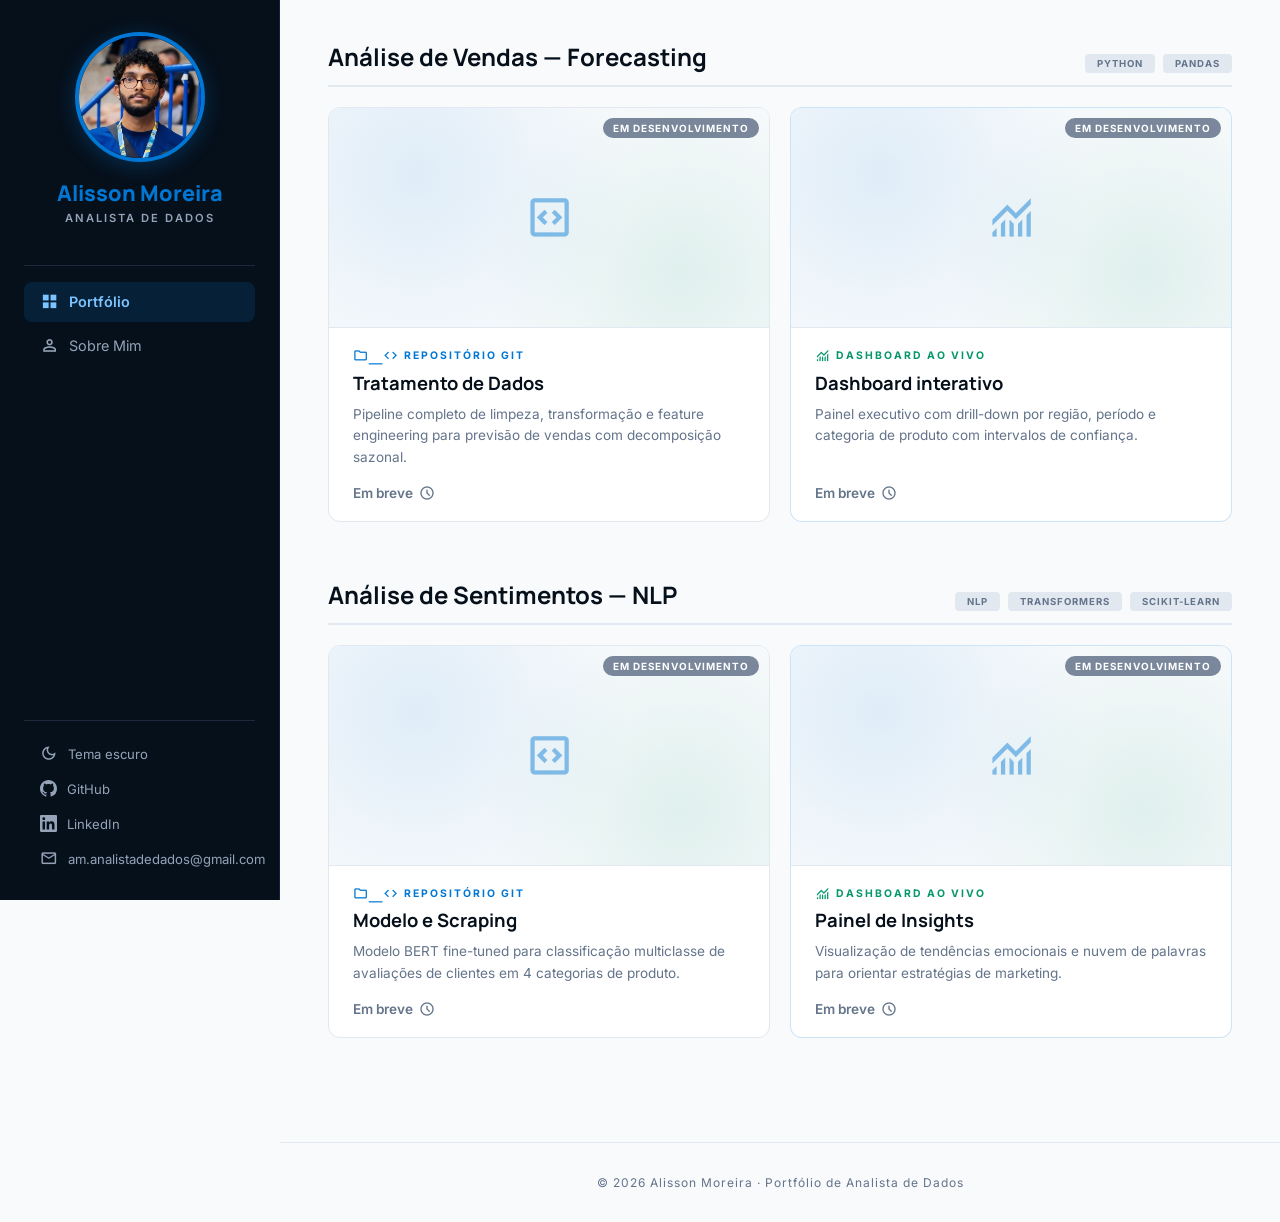
<file: index2.html>
<!DOCTYPE html>
<html class="light" lang="pt-BR">
<head>
    <meta charset="utf-8"/>
    <meta name="viewport" content="width=device-width, initial-scale=1.0"/>
    <title>Portfólio | Alisson Moreira - Analista de Dados</title>
    <meta name="description" content="Portfólio de Alisson Moreira, analista de dados: projetos em Python, Pandas e SQL com dashboards interativos em Streamlit."/>
    <meta property="og:title" content="Alisson Moreira — Analista de Dados"/>
    <meta property="og:description" content="Projetos de análise de dados com Python, Pandas, SQL e dashboards interativos."/>
    <meta property="og:image" content="https://alisson002.github.io/portifolio/alisson.jpeg"/>
    <meta property="og:url" content="https://alisson002.github.io/portifolio/"/>
    <meta property="og:type" content="website"/>
    <link rel="icon" href="data:image/svg+xml,<svg xmlns=%22http://www.w3.org/2000/svg%22 viewBox=%220 0 100 100%22><text y=%22.9em%22 font-size=%2290%22>📊</text></svg>"/>
    <script>
        // Aplica o tema salvo antes da primeira pintura (evita "flash")
        try {
            if (localStorage.getItem('theme') === 'dark') {
                document.documentElement.classList.replace('light', 'dark');
            }
        } catch (e) { /* localStorage indisponível (modo privado etc.) */ }
    </script>
    <link rel="preconnect" href="https://fonts.googleapis.com"/>
    <link rel="preconnect" href="https://fonts.gstatic.com" crossorigin/>
    <link href="https://fonts.googleapis.com/css2?family=Manrope:wght@400;600;700;800&family=Inter:wght@300;400;500;600&display=swap" rel="stylesheet"/>
    <link href="https://fonts.googleapis.com/css2?family=Material+Symbols+Outlined:wght,FILL@100..700,0..1&display=swap" rel="stylesheet"/>
    <link href="assets/style.css" rel="stylesheet"/>
</head>
<body>
    <a class="skip-link" href="#conteudo">Ir para o conteúdo</a>

    <!-- Menu mobile -->
    <button class="hamburger" id="hamburger" aria-label="Abrir menu">
        <span class="material-symbols-outlined" aria-hidden="true">menu</span>
    </button>
    <div class="sidebar-overlay" id="sidebar-overlay"></div>

    <!-- Sidebar -->
    <aside id="sidebar">
        <div class="sidebar-profile">
            <img class="sidebar-photo" src="alisson.jpeg" alt="Foto de Alisson Moreira"/>
            <h1 class="sidebar-name">Alisson Moreira</h1>
            <p class="sidebar-role">Analista de Dados</p>
        </div>

        <hr/>

        <nav class="sidebar-nav" aria-label="Navegação principal">
            <a href="index.html" class="active" aria-current="page">
                <span class="material-symbols-outlined" style="font-variation-settings:'FILL' 1;" aria-hidden="true">grid_view</span>
                Portfólio
            </a>
            <a href="sobre.html">
                <span class="material-symbols-outlined" aria-hidden="true">person</span>
                Sobre Mim
            </a>
        </nav>

        <div class="sidebar-bottom">
            <button class="theme-toggle" id="theme-toggle" type="button" aria-label="Alternar tema claro/escuro">
                <span class="material-symbols-outlined icon-dark" aria-hidden="true">dark_mode</span>
                <span class="material-symbols-outlined icon-light" aria-hidden="true">light_mode</span>
                <span class="icon-dark">Tema escuro</span>
                <span class="icon-light">Tema claro</span>
            </button>
            <a href="https://github.com/alisson002" target="_blank" rel="noopener">
                <svg viewBox="0 0 16 16" aria-hidden="true"><path d="M8 0C3.58 0 0 3.58 0 8c0 3.54 2.29 6.53 5.47 7.59.4.07.55-.17.55-.38 0-.19-.01-.82-.01-1.49-2.01.37-2.53-.49-2.69-.94-.09-.23-.48-.94-.82-1.13-.28-.15-.68-.52-.01-.53.63-.01 1.08.58 1.23.82.72 1.21 1.87.87 2.33.66.07-.52.28-.87.51-1.07-1.78-.2-3.64-.89-3.64-3.95 0-.87.31-1.59.82-2.15-.08-.2-.36-1.02.08-2.12 0 0 .67-.21 2.2.82.64-.18 1.32-.27 2-.27.68 0 1.36.09 2 .27 1.53-1.04 2.2-.82 2.2-.82.44 1.1.16 1.92.08 2.12.51.56.82 1.27.82 2.15 0 3.07-1.87 3.75-3.65 3.95.29.25.54.73.54 1.48 0 1.07-.01 1.93-.01 2.2 0 .21.15.46.55.38A8.01 8.01 0 0 0 16 8c0-4.42-3.58-8-8-8z"/></svg>
                GitHub
            </a>
            <a href="https://linkedin.com/in/seu-perfil" target="_blank" rel="noopener">
                <svg viewBox="0 0 24 24" aria-hidden="true"><path d="M20.45 20.45h-3.55v-5.57c0-1.33-.03-3.04-1.85-3.04-1.85 0-2.14 1.45-2.14 2.94v5.67H9.36V9h3.41v1.56h.05c.47-.9 1.63-1.85 3.36-1.85 3.6 0 4.27 2.37 4.27 5.45v6.29zM5.34 7.43a2.06 2.06 0 1 1 0-4.12 2.06 2.06 0 0 1 0 4.12zM7.12 20.45H3.56V9h3.56v11.45zM22.22 0H1.77C.79 0 0 .77 0 1.72v20.55C0 23.23.79 24 1.77 24h20.45c.98 0 1.78-.77 1.78-1.73V1.72C24 .77 23.2 0 22.22 0z"/></svg>
                LinkedIn
            </a>
            <button class="copy-email-btn" type="button" data-copy-email="am.analistadedados@gmail.com">
                <span class="material-symbols-outlined" aria-hidden="true">mail</span>
                am.analistadedados@gmail.com
                <span class="copy-badge">Copiado!</span>
            </button>
        </div>
    </aside>

    <!-- Conteúdo -->
    <main id="conteudo">
        <!-- ===== Projeto 1: Vendas (em desenvolvimento) ===== -->
        <section class="project reveal">
            <div class="project-header">
                <h3 class="project-title">Análise de Vendas — Forecasting</h3>
                <div class="project-tags">
                    <span class="tag">Python</span>
                    <span class="tag">Pandas</span>
                </div>
            </div>
            <div class="card-grid">
                <div class="card-wrapper">
                    <div class="card">
                        <div class="card-preview placeholder">
                            <span class="material-symbols-outlined" aria-hidden="true">code_blocks</span>
                            <span class="preview-badge soon">Em desenvolvimento</span>
                        </div>
                        <div class="card-body">
                            <div class="card-label repo"><span class="material-symbols-outlined" aria-hidden="true">folder_code</span>Repositório Git</div>
                            <div class="card-name">Tratamento de Dados</div>
                            <p class="card-desc">Pipeline completo de limpeza, transformação e feature engineering para previsão de vendas com decomposição sazonal.</p>
                            <span class="card-action muted">Em breve <span class="material-symbols-outlined" aria-hidden="true">schedule</span></span>
                        </div>
                    </div>
                </div>
                <div class="card-wrapper">
                    <div class="card dash-card">
                        <div class="card-preview placeholder">
                            <span class="material-symbols-outlined" aria-hidden="true">monitoring</span>
                            <span class="preview-badge soon">Em desenvolvimento</span>
                        </div>
                        <div class="card-body">
                            <div class="card-label dash"><span class="material-symbols-outlined" aria-hidden="true">monitoring</span>Dashboard ao Vivo</div>
                            <div class="card-name">Dashboard interativo</div>
                            <p class="card-desc">Painel executivo com drill-down por região, período e categoria de produto com intervalos de confiança.</p>
                            <span class="card-action muted">Em breve <span class="material-symbols-outlined" aria-hidden="true">schedule</span></span>
                        </div>
                    </div>
                </div>
            </div>
        </section>

        <!-- ===== Projeto 2: NLP (em desenvolvimento) ===== -->
        <section class="project reveal">
            <div class="project-header">
                <h3 class="project-title">Análise de Sentimentos — NLP</h3>
                <div class="project-tags">
                    <span class="tag">NLP</span>
                    <span class="tag">Transformers</span>
                    <span class="tag">Scikit-learn</span>
                </div>
            </div>
            <div class="card-grid">
                <div class="card-wrapper">
                    <div class="card">
                        <div class="card-preview placeholder">
                            <span class="material-symbols-outlined" aria-hidden="true">code_blocks</span>
                            <span class="preview-badge soon">Em desenvolvimento</span>
                        </div>
                        <div class="card-body">
                            <div class="card-label repo"><span class="material-symbols-outlined" aria-hidden="true">folder_code</span>Repositório Git</div>
                            <div class="card-name">Modelo e Scraping</div>
                            <p class="card-desc">Modelo BERT fine-tuned para classificação multiclasse de avaliações de clientes em 4 categorias de produto.</p>
                            <span class="card-action muted">Em breve <span class="material-symbols-outlined" aria-hidden="true">schedule</span></span>
                        </div>
                    </div>
                </div>
                <div class="card-wrapper">
                    <div class="card dash-card">
                        <div class="card-preview placeholder">
                            <span class="material-symbols-outlined" aria-hidden="true">monitoring</span>
                            <span class="preview-badge soon">Em desenvolvimento</span>
                        </div>
                        <div class="card-body">
                            <div class="card-label dash"><span class="material-symbols-outlined" aria-hidden="true">monitoring</span>Dashboard ao Vivo</div>
                            <div class="card-name">Painel de Insights</div>
                            <p class="card-desc">Visualização de tendências emocionais e nuvem de palavras para orientar estratégias de marketing.</p>
                            <span class="card-action muted">Em breve <span class="material-symbols-outlined" aria-hidden="true">schedule</span></span>
                        </div>
                    </div>
                </div>
            </div>
        </section>
    </main>

    <!-- Rodapé -->
    <footer>
        &copy; 2026 Alisson Moreira &middot; Portfólio de Analista de Dados
    </footer>

    <script src="assets/app.js"></script>
</body>
</html>
</file>
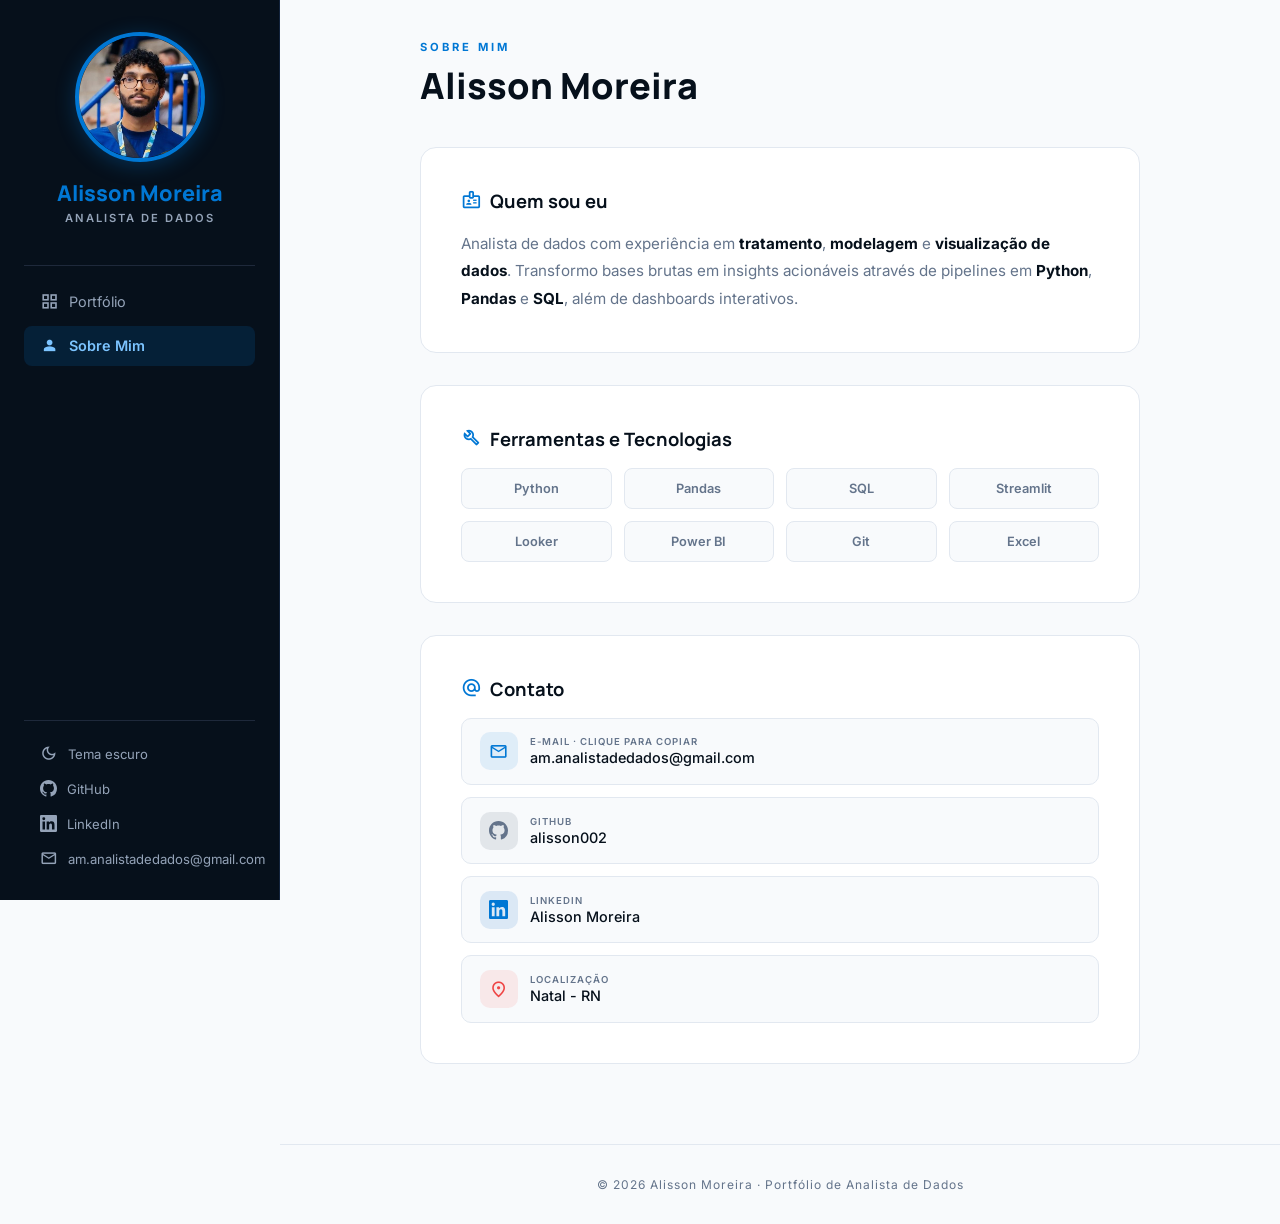
<file: sobre.html>
<!DOCTYPE html>
<html class="light" lang="pt-BR">
<head>
    <meta charset="utf-8"/>
    <meta name="viewport" content="width=device-width, initial-scale=1.0"/>
    <title>Sobre Mim | Alisson Moreira - Analista de Dados</title>
    <meta name="description" content="Quem é Alisson Moreira: analista de dados com experiência em tratamento, modelagem e visualização de dados com Python, Pandas e SQL."/>
    <link rel="icon" href="data:image/svg+xml,<svg xmlns=%22http://www.w3.org/2000/svg%22 viewBox=%220 0 100 100%22><text y=%22.9em%22 font-size=%2290%22>📊</text></svg>"/>
    <script>
        // Aplica o tema salvo antes da primeira pintura (evita "flash")
        try {
            if (localStorage.getItem('theme') === 'dark') {
                document.documentElement.classList.replace('light', 'dark');
            }
        } catch (e) { /* localStorage indisponível (modo privado etc.) */ }
    </script>
    <link rel="preconnect" href="https://fonts.googleapis.com"/>
    <link rel="preconnect" href="https://fonts.gstatic.com" crossorigin/>
    <link href="https://fonts.googleapis.com/css2?family=Manrope:wght@400;600;700;800&family=Inter:wght@300;400;500;600&display=swap" rel="stylesheet"/>
    <link href="https://fonts.googleapis.com/css2?family=Material+Symbols+Outlined:wght,FILL@100..700,0..1&display=swap" rel="stylesheet"/>
    <link href="assets/style.css" rel="stylesheet"/>
</head>
<body>
    <a class="skip-link" href="#conteudo">Ir para o conteúdo</a>

    <!-- Menu mobile -->
    <button class="hamburger" id="hamburger" aria-label="Abrir menu">
        <span class="material-symbols-outlined" aria-hidden="true">menu</span>
    </button>
    <div class="sidebar-overlay" id="sidebar-overlay"></div>

    <!-- Sidebar -->
    <aside id="sidebar">
        <div class="sidebar-profile">
            <img class="sidebar-photo" src="alisson.jpeg" alt="Foto de Alisson Moreira"/>
            <h1 class="sidebar-name">Alisson Moreira</h1>
            <p class="sidebar-role">Analista de Dados</p>
        </div>

        <hr/>

        <nav class="sidebar-nav" aria-label="Navegação principal">
            <a href="index.html">
                <span class="material-symbols-outlined" aria-hidden="true">grid_view</span>
                Portfólio
            </a>
            <a href="sobre.html" class="active" aria-current="page">
                <span class="material-symbols-outlined" style="font-variation-settings:'FILL' 1;" aria-hidden="true">person</span>
                Sobre Mim
            </a>
        </nav>

        <div class="sidebar-bottom">
            <button class="theme-toggle" id="theme-toggle" type="button" aria-label="Alternar tema claro/escuro">
                <span class="material-symbols-outlined icon-dark" aria-hidden="true">dark_mode</span>
                <span class="material-symbols-outlined icon-light" aria-hidden="true">light_mode</span>
                <span class="icon-dark">Tema escuro</span>
                <span class="icon-light">Tema claro</span>
            </button>
            <a href="https://github.com/alisson002" target="_blank" rel="noopener">
                <svg viewBox="0 0 16 16" aria-hidden="true"><path d="M8 0C3.58 0 0 3.58 0 8c0 3.54 2.29 6.53 5.47 7.59.4.07.55-.17.55-.38 0-.19-.01-.82-.01-1.49-2.01.37-2.53-.49-2.69-.94-.09-.23-.48-.94-.82-1.13-.28-.15-.68-.52-.01-.53.63-.01 1.08.58 1.23.82.72 1.21 1.87.87 2.33.66.07-.52.28-.87.51-1.07-1.78-.2-3.64-.89-3.64-3.95 0-.87.31-1.59.82-2.15-.08-.2-.36-1.02.08-2.12 0 0 .67-.21 2.2.82.64-.18 1.32-.27 2-.27.68 0 1.36.09 2 .27 1.53-1.04 2.2-.82 2.2-.82.44 1.1.16 1.92.08 2.12.51.56.82 1.27.82 2.15 0 3.07-1.87 3.75-3.65 3.95.29.25.54.73.54 1.48 0 1.07-.01 1.93-.01 2.2 0 .21.15.46.55.38A8.01 8.01 0 0 0 16 8c0-4.42-3.58-8-8-8z"/></svg>
                GitHub
            </a>
            <a href="https://linkedin.com/in/seu-perfil" target="_blank" rel="noopener">
                <svg viewBox="0 0 24 24" aria-hidden="true"><path d="M20.45 20.45h-3.55v-5.57c0-1.33-.03-3.04-1.85-3.04-1.85 0-2.14 1.45-2.14 2.94v5.67H9.36V9h3.41v1.56h.05c.47-.9 1.63-1.85 3.36-1.85 3.6 0 4.27 2.37 4.27 5.45v6.29zM5.34 7.43a2.06 2.06 0 1 1 0-4.12 2.06 2.06 0 0 1 0 4.12zM7.12 20.45H3.56V9h3.56v11.45zM22.22 0H1.77C.79 0 0 .77 0 1.72v20.55C0 23.23.79 24 1.77 24h20.45c.98 0 1.78-.77 1.78-1.73V1.72C24 .77 23.2 0 22.22 0z"/></svg>
                LinkedIn
            </a>
            <button class="copy-email-btn" type="button" data-copy-email="am.analistadedados@gmail.com">
                <span class="material-symbols-outlined" aria-hidden="true">mail</span>
                am.analistadedados@gmail.com
                <span class="copy-badge">Copiado!</span>
            </button>
        </div>
    </aside>

    <!-- Conteúdo -->
    <main id="conteudo">
        <div class="about-container">
            <header class="about-header page-header reveal">
                <p class="page-label">Sobre Mim</p>
                <h2 class="page-title">Alisson Moreira</h2>
            </header>

            <!-- Quem sou eu -->
            <div class="about-card reveal">
                <h3>
                    <span class="material-symbols-outlined" aria-hidden="true">badge</span>
                    Quem sou eu
                </h3>
                <p class="about-text">
                    Analista de dados com experiência em <strong>tratamento</strong>,
                    <strong>modelagem</strong> e <strong>visualização de dados</strong>.
                    Transformo bases brutas em insights acionáveis através de pipelines
                    em <strong>Python</strong>, <strong>Pandas</strong> e <strong>SQL</strong>,
                    além de dashboards interativos.
                </p>
            </div>

            <!-- Habilidades -->
            <div class="about-card reveal">
                <h3>
                    <span class="material-symbols-outlined" aria-hidden="true">build</span>
                    Ferramentas e Tecnologias
                </h3>
                <div class="skills-grid">
                    <div class="skill-item">Python</div>
                    <div class="skill-item">Pandas</div>
                    <div class="skill-item">SQL</div>
                    <div class="skill-item">Streamlit</div>
                    <div class="skill-item">Looker</div>
                    <div class="skill-item">Power BI</div>
                    <div class="skill-item">Git</div>
                    <div class="skill-item">Excel</div>
                </div>
            </div>

            <!-- Contato -->
            <div class="about-card reveal">
                <h3>
                    <span class="material-symbols-outlined" aria-hidden="true">alternate_email</span>
                    Contato
                </h3>
                <div class="contact-list">
                    <div class="contact-item" data-copy-email="am.analistadedados@gmail.com" style="cursor:pointer;">
                        <div class="contact-icon email-icon">
                            <span class="material-symbols-outlined" aria-hidden="true">mail</span>
                        </div>
                        <div class="contact-info">
                            <span class="contact-info-label">E-mail &middot; clique para copiar</span>
                            <span class="contact-info-value">am.analistadedados@gmail.com</span>
                        </div>
                        <span class="contact-copy-badge copy-badge">Copiado!</span>
                    </div>
                    <a class="contact-item" href="https://github.com/alisson002" target="_blank" rel="noopener">
                        <div class="contact-icon github-icon">
                            <svg viewBox="0 0 16 16" aria-hidden="true"><path d="M8 0C3.58 0 0 3.58 0 8c0 3.54 2.29 6.53 5.47 7.59.4.07.55-.17.55-.38 0-.19-.01-.82-.01-1.49-2.01.37-2.53-.49-2.69-.94-.09-.23-.48-.94-.82-1.13-.28-.15-.68-.52-.01-.53.63-.01 1.08.58 1.23.82.72 1.21 1.87.87 2.33.66.07-.52.28-.87.51-1.07-1.78-.2-3.64-.89-3.64-3.95 0-.87.31-1.59.82-2.15-.08-.2-.36-1.02.08-2.12 0 0 .67-.21 2.2.82.64-.18 1.32-.27 2-.27.68 0 1.36.09 2 .27 1.53-1.04 2.2-.82 2.2-.82.44 1.1.16 1.92.08 2.12.51.56.82 1.27.82 2.15 0 3.07-1.87 3.75-3.65 3.95.29.25.54.73.54 1.48 0 1.07-.01 1.93-.01 2.2 0 .21.15.46.55.38A8.01 8.01 0 0 0 16 8c0-4.42-3.58-8-8-8z"/></svg>
                        </div>
                        <div class="contact-info">
                            <span class="contact-info-label">GitHub</span>
                            <span class="contact-info-value">alisson002</span>
                        </div>
                    </a>
                    <a class="contact-item" href="https://linkedin.com/in/seu-perfil" target="_blank" rel="noopener">
                        <div class="contact-icon linkedin-icon">
                            <svg viewBox="0 0 24 24" aria-hidden="true"><path d="M20.45 20.45h-3.55v-5.57c0-1.33-.03-3.04-1.85-3.04-1.85 0-2.14 1.45-2.14 2.94v5.67H9.36V9h3.41v1.56h.05c.47-.9 1.63-1.85 3.36-1.85 3.6 0 4.27 2.37 4.27 5.45v6.29zM5.34 7.43a2.06 2.06 0 1 1 0-4.12 2.06 2.06 0 0 1 0 4.12zM7.12 20.45H3.56V9h3.56v11.45zM22.22 0H1.77C.79 0 0 .77 0 1.72v20.55C0 23.23.79 24 1.77 24h20.45c.98 0 1.78-.77 1.78-1.73V1.72C24 .77 23.2 0 22.22 0z"/></svg>
                        </div>
                        <div class="contact-info">
                            <span class="contact-info-label">LinkedIn</span>
                            <span class="contact-info-value">Alisson Moreira</span>
                        </div>
                    </a>
                    <div class="contact-item" style="cursor:default;">
                        <div class="contact-icon location-icon">
                            <span class="material-symbols-outlined" aria-hidden="true">location_on</span>
                        </div>
                        <div class="contact-info">
                            <span class="contact-info-label">Localização</span>
                            <span class="contact-info-value">Natal - RN</span>
                        </div>
                    </div>
                </div>
            </div>
        </div>
    </main>

    <!-- Rodapé -->
    <footer>
        &copy; 2026 Alisson Moreira &middot; Portfólio de Analista de Dados
    </footer>

    <script src="assets/app.js"></script>
</body>
</html>
</file>
<file: assets/style.css>
/* ============================================================
   Portfólio Alisson Moreira — estilos compartilhados
   (index.html + sobre.html)
   ============================================================ */

/* ========== VARIÁVEIS DE TEMA ========== */
:root {
    --bg: #F8FAFC;
    --text: #2a3439;
    --heading: #06101b;
    --muted: #64748b;
    --card-bg: #ffffff;
    --border: #e2e8f0;
    --chip-bg: #F8FAFC;
    --accent: #0077D4;
    --accent-strong: #005ea8;
    --accent-soft: rgba(0, 119, 212, 0.1);
    --green: #059669;
    --green-soft: rgba(5, 150, 105, 0.1);
    --shadow: 0 8px 30px rgba(0, 0, 0, 0.08);
}
.dark {
    --bg: #06101b;
    --text: #e2e8f0;
    --heading: #f1f5f9;
    --muted: #94a3b8;
    --card-bg: #0f1d32;
    --border: #1e293b;
    --chip-bg: #06101b;
    --accent-soft: rgba(0, 119, 212, 0.15);
    --shadow: 0 8px 30px rgba(0, 119, 212, 0.1);
}

/* ========== RESET & BASE ========== */
*, *::before, *::after { margin: 0; padding: 0; box-sizing: border-box; }
html { scroll-behavior: smooth; }

body {
    font-family: 'Inter', sans-serif;
    color: var(--text);
    background-color: var(--bg);
    transition: background-color 0.4s, color 0.4s;
}

.material-symbols-outlined {
    font-variation-settings: 'FILL' 0, 'wght' 400, 'GRAD' 0, 'opsz' 24;
}

::selection { background: var(--accent); color: #fff; }

.skip-link {
    position: absolute;
    left: -9999px;
    top: 0;
    background: var(--accent);
    color: #fff;
    padding: 0.5rem 1rem;
    border-radius: 0 0 8px 0;
    z-index: 100;
}
.skip-link:focus { left: 0; }

/* ========== SIDEBAR ========== */
aside {
    height: 100vh;
    width: 280px;
    position: fixed;
    left: 0; top: 0;
    background: #06101b;
    display: flex;
    flex-direction: column;
    padding: 2rem 1.5rem 1.5rem;
    z-index: 40;
    overflow-y: auto;
    transition: transform 0.3s;
    border-right: 1px solid #12233c;
}

.sidebar-profile {
    display: flex;
    flex-direction: column;
    align-items: center;
    text-align: center;
    margin-bottom: 1.5rem;
}
.sidebar-photo {
    width: 130px; height: 130px;
    border-radius: 50%;
    object-fit: cover;
    border: 4px solid var(--accent);
    box-shadow: 0 4px 20px rgba(0, 119, 212, 0.3);
    margin-bottom: 1rem;
}
.sidebar-name {
    font-family: 'Manrope', sans-serif;
    font-size: 1.35rem;
    font-weight: 800;
    color: var(--accent);
}
.sidebar-role {
    font-size: 0.7rem;
    font-weight: 600;
    color: #94a3b8;
    text-transform: uppercase;
    letter-spacing: 2px;
    margin-top: 0.25rem;
}

aside hr { border: none; border-top: 1px solid #1e293b; margin: 1rem 0; }

.sidebar-nav { display: flex; flex-direction: column; gap: 4px; flex: 1; }
.sidebar-nav a {
    color: #94a3b8;
    text-decoration: none;
    padding: 0.65rem 1rem;
    border-radius: 8px;
    display: flex;
    align-items: center;
    gap: 10px;
    font-size: 0.9rem;
    transition: all 0.2s;
}
.sidebar-nav a:hover { background: rgba(0, 119, 212, 0.1); color: #e2e8f0; }
.sidebar-nav a.active { background: rgba(0, 119, 212, 0.15); color: #7cc4ff; font-weight: 600; }
.sidebar-nav a .material-symbols-outlined { font-size: 1.2rem; }

.sidebar-bottom {
    display: flex;
    flex-direction: column;
    gap: 2px;
    border-top: 1px solid #1e293b;
    padding-top: 1rem;
    margin-top: auto;
}
.sidebar-bottom a,
.sidebar-bottom .copy-email-btn,
.sidebar-bottom .theme-toggle {
    color: #94a3b8;
    text-decoration: none;
    display: flex;
    align-items: center;
    gap: 10px;
    padding: 0.5rem 1rem;
    border-radius: 8px;
    font-size: 0.82rem;
    transition: all 0.2s;
    cursor: pointer;
    border: none;
    background: none;
    font-family: inherit;
    width: 100%;
    position: relative;
    text-align: left;
}
.sidebar-bottom a:hover,
.sidebar-bottom .copy-email-btn:hover,
.sidebar-bottom .theme-toggle:hover { color: #7cc4ff; background: rgba(0, 119, 212, 0.08); }
.sidebar-bottom .material-symbols-outlined { font-size: 1.1rem; }
.sidebar-bottom svg { width: 17px; height: 17px; fill: currentColor; flex-shrink: 0; }

.copy-badge {
    position: absolute;
    top: -6px; right: 8px;
    background: var(--green);
    color: #fff;
    font-size: 0.6rem;
    font-weight: 700;
    padding: 2px 8px;
    border-radius: 20px;
    opacity: 0;
    transform: translateY(4px);
    transition: all 0.3s;
    pointer-events: none;
}
.copy-badge.show { opacity: 1; transform: translateY(0); }

/* ========== MAIN ========== */
main {
    margin-left: 280px;
    padding: 2.5rem 3rem 3rem;
    min-height: 100vh;
    max-width: 1360px;
}

/* -- Cabeçalho da página -- */
.page-header { margin-bottom: 2.5rem; max-width: 640px; }
.page-label {
    color: var(--accent);
    font-size: 0.7rem;
    font-weight: 700;
    letter-spacing: 3px;
    text-transform: uppercase;
    margin-bottom: 0.6rem;
}
.page-title {
    font-family: 'Manrope', sans-serif;
    font-size: 2.25rem;
    font-weight: 800;
    color: var(--heading);
    line-height: 1.2;
    margin-bottom: 0.75rem;
}
.page-subtitle { font-size: 0.95rem; line-height: 1.7; color: var(--muted); }

/* ========== PROJETO ========== */
.project { margin-bottom: 3.5rem; }
.project-header {
    display: flex;
    justify-content: space-between;
    align-items: flex-end;
    gap: 1rem;
    flex-wrap: wrap;
    border-bottom: 2px solid var(--border);
    padding-bottom: 0.75rem;
    margin-bottom: 1.25rem;
}
.project-title {
    font-family: 'Manrope', sans-serif;
    font-size: 1.5rem;
    font-weight: 700;
    color: var(--heading);
}
.project-tags { display: flex; gap: 0.5rem; flex-wrap: wrap; }
.tag {
    background: var(--border);
    color: var(--muted);
    padding: 4px 12px;
    border-radius: 4px;
    font-size: 0.6rem;
    font-weight: 700;
    text-transform: uppercase;
    letter-spacing: 1px;
}

/* ========== CARDS ========== */
.card-grid {
    display: grid;
    grid-template-columns: 1fr 1fr;
    gap: 1.25rem;
    align-items: stretch;
}

.card-wrapper { text-decoration: none; color: inherit; display: flex; }

.card {
    background: var(--card-bg);
    border-radius: 12px;
    overflow: hidden;
    border: 1px solid var(--border);
    transition: box-shadow 0.3s, transform 0.3s, border-color 0.3s;
    display: flex;
    flex-direction: column;
    flex: 1;
}
a.card-wrapper:hover .card,
a.card-wrapper:focus-visible .card {
    box-shadow: var(--shadow);
    transform: translateY(-4px);
    border-color: var(--accent);
}
a.card-wrapper:focus-visible { outline: 2px solid var(--accent); outline-offset: 3px; border-radius: 12px; }
.card.dash-card { border-color: rgba(0, 119, 212, 0.2); }

/* -- Preview com imagem real -- */
.card-preview {
    position: relative;
    width: 100%;
    aspect-ratio: 2 / 1;
    overflow: hidden;
    background: var(--chip-bg);
    border-bottom: 1px solid var(--border);
}
.card-preview img {
    width: 100%;
    height: 100%;
    object-fit: cover;
    object-position: top center;
    display: block;
    transition: transform 0.45s ease;
}
a.card-wrapper:hover .card-preview img { transform: scale(1.04); }

/* fallback caso a imagem falhe */
.card-preview .preview-fallback {
    display: none;
    position: absolute;
    inset: 0;
    align-items: center;
    justify-content: center;
}
.card-preview.img-failed img { display: none; }
.card-preview.img-failed .preview-fallback { display: flex; }
.preview-fallback .material-symbols-outlined { font-size: 3rem; color: var(--accent); opacity: 0.5; }

/* preview placeholder (projetos em desenvolvimento) */
.card-preview.placeholder {
    display: flex;
    align-items: center;
    justify-content: center;
    background:
        radial-gradient(circle at 20% 30%, var(--accent-soft), transparent 55%),
        radial-gradient(circle at 80% 75%, var(--green-soft), transparent 50%),
        var(--chip-bg);
}
.card-preview.placeholder .material-symbols-outlined {
    font-size: 3.2rem;
    color: var(--accent);
    opacity: 0.45;
}

/* -- Selos sobre o preview -- */
.preview-badge {
    position: absolute;
    top: 10px; right: 10px;
    display: inline-flex;
    align-items: center;
    gap: 6px;
    font-size: 0.62rem;
    font-weight: 700;
    letter-spacing: 1px;
    text-transform: uppercase;
    padding: 4px 10px;
    border-radius: 20px;
    backdrop-filter: blur(4px);
}
.preview-badge.gh { background: rgba(6, 16, 27, 0.82); color: #fff; }
.preview-badge.live { background: rgba(5, 150, 105, 0.92); color: #fff; }
.preview-badge.soon { background: rgba(100, 116, 139, 0.85); color: #fff; }
.preview-badge svg { width: 12px; height: 12px; fill: currentColor; }

.live-dot {
    width: 7px; height: 7px;
    border-radius: 50%;
    background: #6ee7b7;
    animation: pulse 1.6s ease-in-out infinite;
}
@keyframes pulse {
    0%, 100% { opacity: 1; transform: scale(1); }
    50% { opacity: 0.45; transform: scale(0.8); }
}

/* -- Corpo do card -- */
.card-body { padding: 1.25rem 1.5rem; flex: 1; display: flex; flex-direction: column; }
.card-label {
    display: inline-flex;
    align-items: center;
    gap: 6px;
    font-size: 0.65rem;
    font-weight: 700;
    letter-spacing: 2px;
    text-transform: uppercase;
    margin-bottom: 0.4rem;
}
.card-label .material-symbols-outlined { font-size: 0.95rem; }
.card-label.repo { color: var(--accent); }
.card-label.dash { color: var(--green); }

.card-name {
    font-family: 'Manrope', sans-serif;
    font-size: 1.15rem;
    font-weight: 700;
    color: var(--heading);
    margin-bottom: 0.5rem;
}
.card-desc { font-size: 0.85rem; color: var(--muted); line-height: 1.6; flex: 1; }

.card-action {
    display: inline-flex;
    align-items: center;
    gap: 6px;
    color: var(--accent);
    font-size: 0.85rem;
    font-weight: 600;
    margin-top: 1rem;
}
.card-action.muted { color: var(--muted); }
.card-action .material-symbols-outlined { font-size: 1rem; transition: transform 0.2s; }
a.card-wrapper:hover .card-action .material-symbols-outlined { transform: translateX(4px); }

/* ========== SOBRE MIM ========== */
.about-container { max-width: 720px; margin: 0 auto; }
.about-header { margin-bottom: 2.5rem; }

.about-card {
    background: var(--card-bg);
    border: 1px solid var(--border);
    border-radius: 16px;
    padding: 2.5rem;
    margin-bottom: 2rem;
}
.about-card h3 {
    font-family: 'Manrope', sans-serif;
    font-size: 1.15rem;
    font-weight: 700;
    color: var(--heading);
    margin-bottom: 1rem;
    display: flex;
    align-items: center;
    gap: 8px;
}
.about-card h3 .material-symbols-outlined { color: var(--accent); font-size: 1.3rem; }

.about-text { font-size: 0.95rem; line-height: 1.8; color: var(--muted); }
.about-text strong { color: var(--heading); }

.skills-grid {
    display: grid;
    grid-template-columns: repeat(auto-fill, minmax(120px, 1fr));
    gap: 0.75rem;
    margin-top: 1rem;
}
.skill-item {
    background: var(--chip-bg);
    border: 1px solid var(--border);
    border-radius: 8px;
    padding: 0.75rem 1rem;
    text-align: center;
    font-size: 0.8rem;
    font-weight: 600;
    color: var(--muted);
    transition: all 0.2s;
}
.skill-item:hover { border-color: var(--accent); color: var(--accent); transform: translateY(-2px); }

.contact-list { display: flex; flex-direction: column; gap: 0.75rem; margin-top: 1rem; }
.contact-item {
    display: flex;
    align-items: center;
    gap: 12px;
    padding: 0.85rem 1.1rem;
    border-radius: 10px;
    background: var(--chip-bg);
    border: 1px solid var(--border);
    transition: all 0.2s;
    text-decoration: none;
    color: inherit;
    position: relative;
}
.contact-item:hover { border-color: var(--accent); transform: translateX(4px); }

.contact-icon {
    width: 38px; height: 38px;
    border-radius: 10px;
    display: flex;
    align-items: center;
    justify-content: center;
    flex-shrink: 0;
}
.contact-icon.email-icon { background: var(--accent-soft); }
.contact-icon.github-icon { background: rgba(71, 85, 105, 0.12); }
.contact-icon.linkedin-icon { background: rgba(10, 102, 194, 0.12); }
.contact-icon.location-icon { background: rgba(239, 68, 68, 0.1); }
.contact-icon .material-symbols-outlined,
.contact-icon svg { font-size: 1.2rem; color: var(--accent); width: 19px; height: 19px; fill: currentColor; }
.contact-icon.github-icon .material-symbols-outlined,
.contact-icon.github-icon svg { color: var(--muted); }
.contact-icon.location-icon .material-symbols-outlined { color: #ef4444; }

.contact-info { display: flex; flex-direction: column; }
.contact-info-label {
    font-size: 0.6rem;
    font-weight: 600;
    text-transform: uppercase;
    letter-spacing: 1px;
    color: var(--muted);
    margin-bottom: 2px;
}
.contact-info-value { font-size: 0.9rem; font-weight: 500; color: var(--heading); }

/* ========== ANIMAÇÃO DE ENTRADA ========== */
.reveal { opacity: 0; transform: translateY(16px); transition: opacity 0.6s ease, transform 0.6s ease; }
.reveal.visible { opacity: 1; transform: none; }
@media (prefers-reduced-motion: reduce) {
    .reveal { opacity: 1; transform: none; transition: none; }
    .card-preview img, html { transition: none !important; scroll-behavior: auto; }
}

/* ========== RODAPÉ ========== */
footer {
    margin-left: 280px;
    text-align: center;
    padding: 2rem 0;
    border-top: 1px solid var(--border);
    color: var(--muted);
    font-size: 0.75rem;
    letter-spacing: 1px;
}

/* ========== BOTÃO DE TEMA (na sidebar) ========== */
.theme-toggle .icon-light { display: none; }
.dark .theme-toggle .icon-dark { display: none; }
.dark .theme-toggle .icon-light { display: block; }

/* ========== MOBILE ========== */
.hamburger {
    display: none;
    position: fixed;
    top: 1.25rem; left: 1rem;
    z-index: 60;
    background: var(--accent);
    border: none;
    width: 44px; height: 44px;
    border-radius: 10px;
    cursor: pointer;
    align-items: center;
    justify-content: center;
    box-shadow: 0 2px 8px rgba(0, 0, 0, 0.15);
}
.hamburger .material-symbols-outlined { color: #fff; font-size: 1.5rem; }

.sidebar-overlay {
    display: none;
    position: fixed;
    inset: 0;
    background: rgba(0, 0, 0, 0.5);
    z-index: 35;
}

@media (max-width: 900px) {
    .card-grid { grid-template-columns: 1fr; }
}
@media (max-width: 768px) {
    aside { transform: translateX(-100%); }
    aside.open { transform: translateX(0); }
    .sidebar-overlay.open { display: block; }
    .hamburger { display: flex; }
    main { margin-left: 0; padding: 4.5rem 1.25rem 2rem; }
    footer { margin-left: 0; }
    .page-title { font-size: 1.75rem; }
    .about-card { padding: 1.5rem; }
}
</file>
